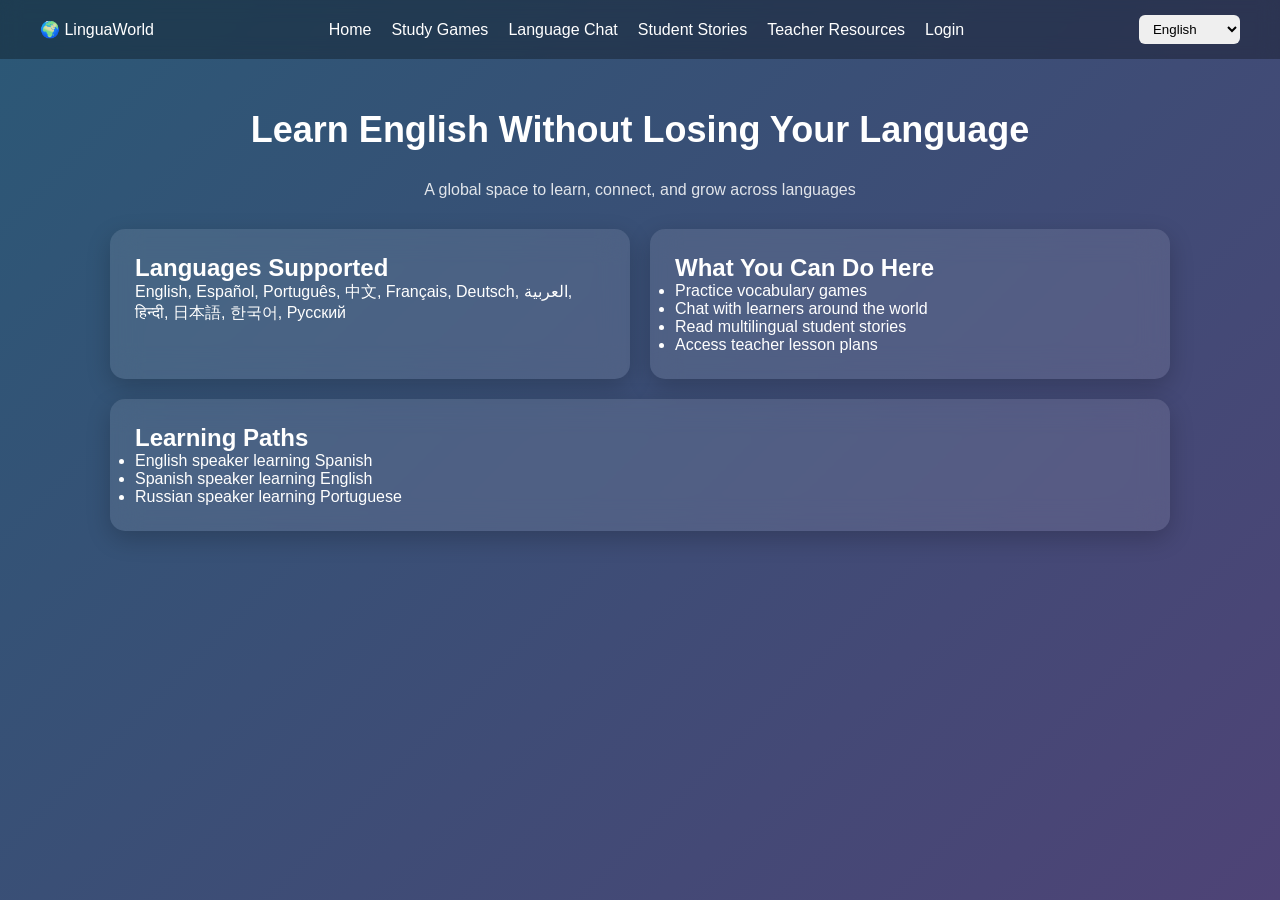
<file: index.html>
<!DOCTYPE html>
<html lang="en">
<head>
<meta charset="UTF-8">
<meta name="viewport" content="width=device-width, initial-scale=1.0">

<title>LinguaWorld</title>

<link rel="stylesheet" href="css/styles.css">

<script src="js/navbar.js"></script>
<script src="js/lang.js"></script>

</head>

<body>

<div class="container">

<h1 data-key="title">Learn English Without Losing Your Language</h1>

<p class="subtitle" data-key="subtitle">
A global space to learn, connect, and grow across languages
</p>

<!-- FEATURE GRID -->
<div class="grid-2">

  <div class="card">
    <h2 data-key="languages">Languages Supported</h2>
    <p data-key="languages_list">
English, Español, Português, 中文, Français,
Deutsch, العربية, हिन्दी, 日本語, 한국어, Русский
    </p>
  </div>

  <div class="card">
    <h2 data-key="features">What You Can Do Here</h2>
    <ul>
      <li data-key="f1">Practice vocabulary games</li>
      <li data-key="f2">Chat with learners around the world</li>
      <li data-key="f3">Read multilingual student stories</li>
      <li data-key="f4">Access teacher lesson plans</li>
    </ul>
  </div>

</div>

<div class="card">
  <h2 data-key="paths">Learning Paths</h2>
  <ul>
    <li data-key="p1">English speaker learning Spanish</li>
    <li data-key="p2">Spanish speaker learning English</li>
    <li data-key="p3">Russian speaker learning Portuguese</li>
  </ul>
</div>

</div>

</body>
</html>
</file>
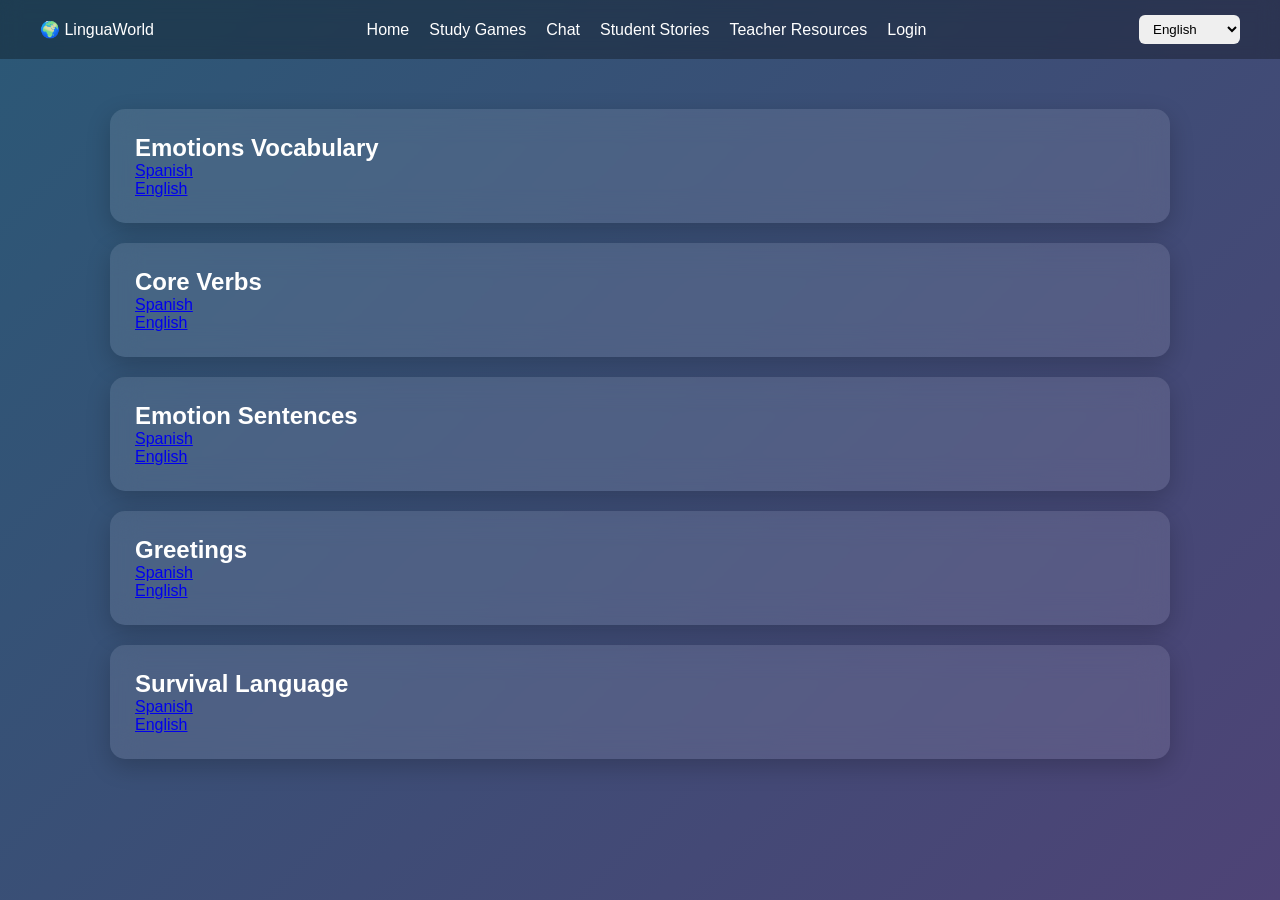
<file: games.html>
<!DOCTYPE html>
<html lang="en">
<head>
<meta charset="UTF-8">
<meta name="viewport" content="width=device-width, initial-scale=1.0">
<title>Study Games</title>
<link rel="stylesheet" href="css/styles.css">
</head>

<body>

<script src="js/navbar.js"></script>


<div class="container">

  <div class="card">
    <h2>Emotions Vocabulary</h2>
    <a href="snake.html?mode=emotions_vocab&lang=es">Spanish</a><br>
    <a href="snake.html?mode=emotions_vocab&lang=en">English</a>
  </div>

  <div class="card">
    <h2>Core Verbs</h2>
    <a href="snake.html?mode=verbs_core&lang=es">Spanish</a><br>
    <a href="snake.html?mode=verbs_core&lang=en">English</a>
  </div>

  <div class="card">
    <h2>Emotion Sentences</h2>
    <a href="snake.html?mode=emotions_sentences&lang=es">Spanish</a><br>
    <a href="snake.html?mode=emotions_sentences&lang=en">English</a>
  </div>

  <div class="card">
    <h2>Greetings</h2>
    <a href="snake.html?mode=greetings&lang=es">Spanish</a><br>
    <a href="snake.html?mode=greetings&lang=en">English</a>
  </div>

  <div class="card">
    <h2>Survival Language</h2>
    <a href="snake.html?mode=survival&lang=es">Spanish</a><br>
    <a href="snake.html?mode=survival&lang=en">English</a>
  </div>

</div>

</body>
</html>
</file>
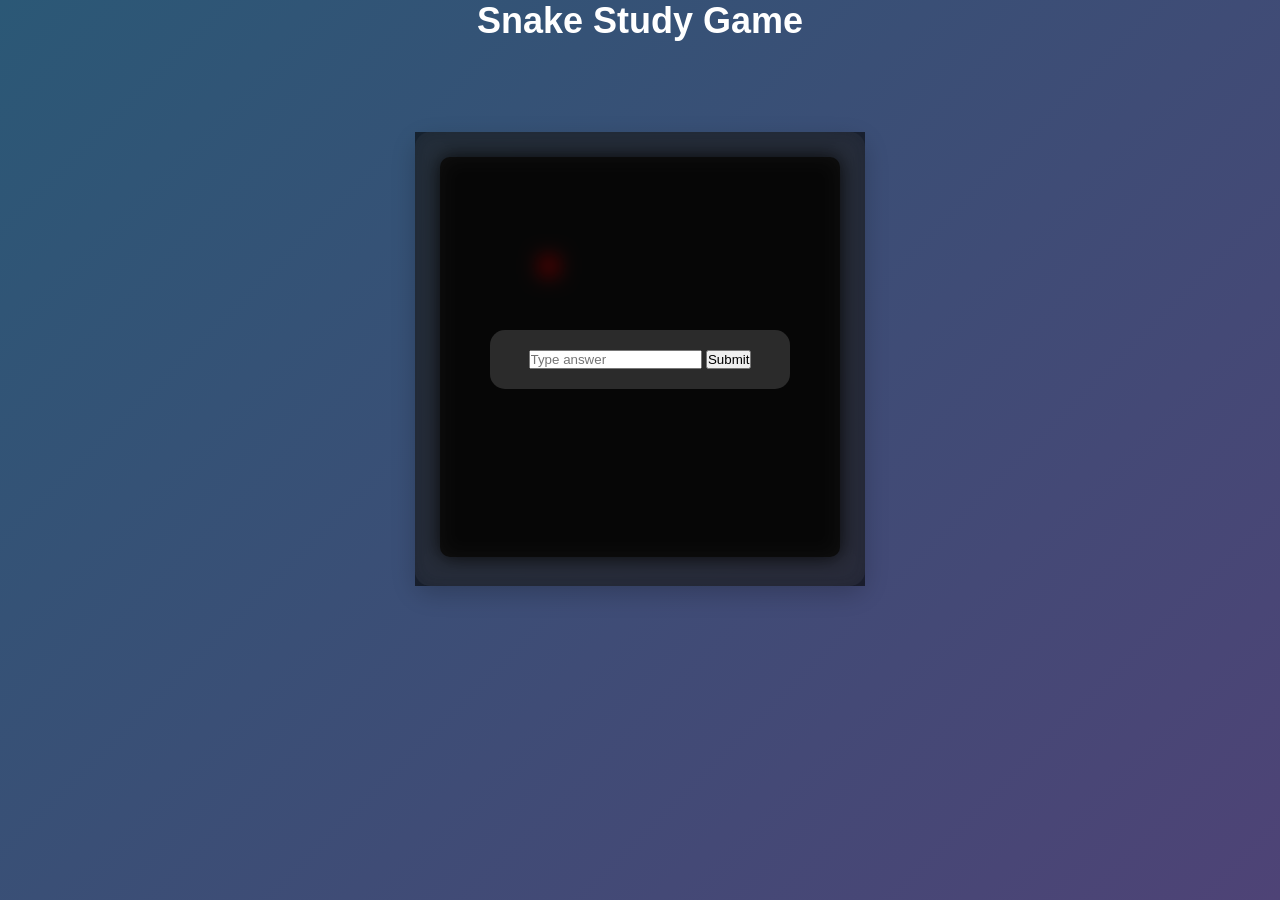
<file: snake.html>
<!DOCTYPE html>
<html lang="en">
<head>
<meta charset="UTF-8">
<meta name="viewport" content="width=device-width, initial-scale=1.0">
<title>Snake Study Game</title>
<link rel="stylesheet" href="css/styles.css">

<style>
.game-wrapper {
  max-width: 500px;
  margin: 40px auto;
}

canvas {
  width: 100%;
  background: #111;
  border-radius: 10px;
}

#quiz-box {
  position: absolute;
  inset: 0;
  background: rgba(0,0,0,0.6);
  backdrop-filter: blur(10px);
  display: flex;
  justify-content: center;
  align-items: center;
  z-index: 100;
}

.quiz-card {
  background: rgba(255,255,255,0.15);
  padding: 20px;
  border-radius: 15px;
  width: 300px;
  text-align: center;
}

.hidden { display:none; }
</style>
</head>

<body>

<header>
  <h1>Snake Study Game</h1>
</header>

<div class="container">
  <div class="card game-wrapper" style="position:relative;">

    <canvas id="game" width="400" height="400"></canvas>

    <div id="quiz-box" class="hidden">
      <div class="quiz-card">
        <h2 id="question"></h2>
        <input id="answer" placeholder="Type answer">
        <button onclick="checkAnswer()">Submit</button>
        <p id="feedback"></p>
      </div>
    </div>

  </div>
</div>

<script>
const canvas = document.getElementById("game");
const ctx = canvas.getContext("2d");

// ---------------- GAME STATE ----------------
let snake=[{x:10,y:10}];
let food={x:5,y:5};
let dx=1,dy=0;

let quizActive=false;
let currentAnswer="";
let quizTimer;

// ---------------- DOM ----------------
const quizBox=document.getElementById("quiz-box");
const questionEl=document.getElementById("question");
const answerEl=document.getElementById("answer");
const feedbackEl=document.getElementById("feedback");

// ---------------- INPUT ----------------
document.addEventListener("keydown",e=>{
  if(e.key==="ArrowUp"){dx=0;dy=-1;}
  if(e.key==="ArrowDown"){dx=0;dy=1;}
  if(e.key==="ArrowLeft"){dx=-1;dy=0;}
  if(e.key==="ArrowRight"){dx=1;dy=0;}
});

// ---------------- GAME LOOP ----------------
function gameLoop(){
  if(!quizActive){
    ctx.clearRect(0,0,400,400);

    snake.unshift({x:snake[0].x+dx,y:snake[0].y+dy});

    if(snake[0].x===food.x && snake[0].y===food.y){
      food={x:Math.floor(Math.random()*20),y:Math.floor(Math.random()*20)};
    } else {
      snake.pop();
    }

    ctx.fillStyle="lime";
    snake.forEach(s=>ctx.fillRect(s.x*20,s.y*20,18,18));

    ctx.fillStyle="red";
    ctx.fillRect(food.x*20,food.y*20,18,18);
  }

  requestAnimationFrame(gameLoop);
}

// ---------------- DATA ----------------
const params=new URLSearchParams(window.location.search);
const mode=params.get("mode") || "emotions_vocab";
const lang=params.get("lang") || "es";

const data={
  emotions_vocab:[
    ["happy","feliz"],["sad","triste"],["angry","enojado"],
    ["tired","cansado"],["excited","emocionado"]
  ],
  verbs_core:[
    ["I have","yo tengo"],
    ["I want","yo quiero"],
    ["I need","yo necesito"]
  ],
  emotions_sentences:[
    ["I am happy","estoy feliz"]
  ],
  greetings:[
    ["hello","hola"],
    ["good morning","buenos días"]
  ],
  survival:[
    ["where is the bathroom","dónde está el baño"],
    ["i need help","necesito ayuda"]
  ]
};

// ---------------- QUIZ ----------------
function showQuestion(){
  const set=data[mode];
  if(!set) return;

  quizActive=true;

  const pair=set[Math.floor(Math.random()*set.length)];

  if(lang==="es"){
    questionEl.innerText=pair[0]+" → Spanish";
    currentAnswer=pair[1];
  } else {
    questionEl.innerText=pair[1]+" → English";
    currentAnswer=pair[0];
  }

  answerEl.value="";
  feedbackEl.innerText="";
  quizBox.classList.remove("hidden");
  answerEl.focus();
}

// ---------------- ANSWER ----------------
function checkAnswer(){
  const input=answerEl.value.trim().toLowerCase();
  const correct=currentAnswer.toLowerCase();

  if(input===correct || input.includes(correct)){
    feedbackEl.innerText="Correct!";

    setTimeout(()=>{
      quizBox.classList.add("hidden");
      quizActive=false;

      // 🔥 IMPORTANT: restart timer AFTER correct answer
      startQuizTimer();

    },800);

  } else {
    feedbackEl.innerText="Try again!";
  }
}

answerEl.addEventListener("keydown",e=>{
  if(e.key==="Enter") checkAnswer();
});

// ---------------- TIMER SYSTEM ----------------
function startQuizTimer(){
  clearTimeout(quizTimer);

  quizTimer = setTimeout(()=>{
    if(!quizActive){
      showQuestion();
    }
  },15000);
}

// ---------------- START ----------------
gameLoop();
startQuizTimer();
</script>
</body>
</html>
</file>
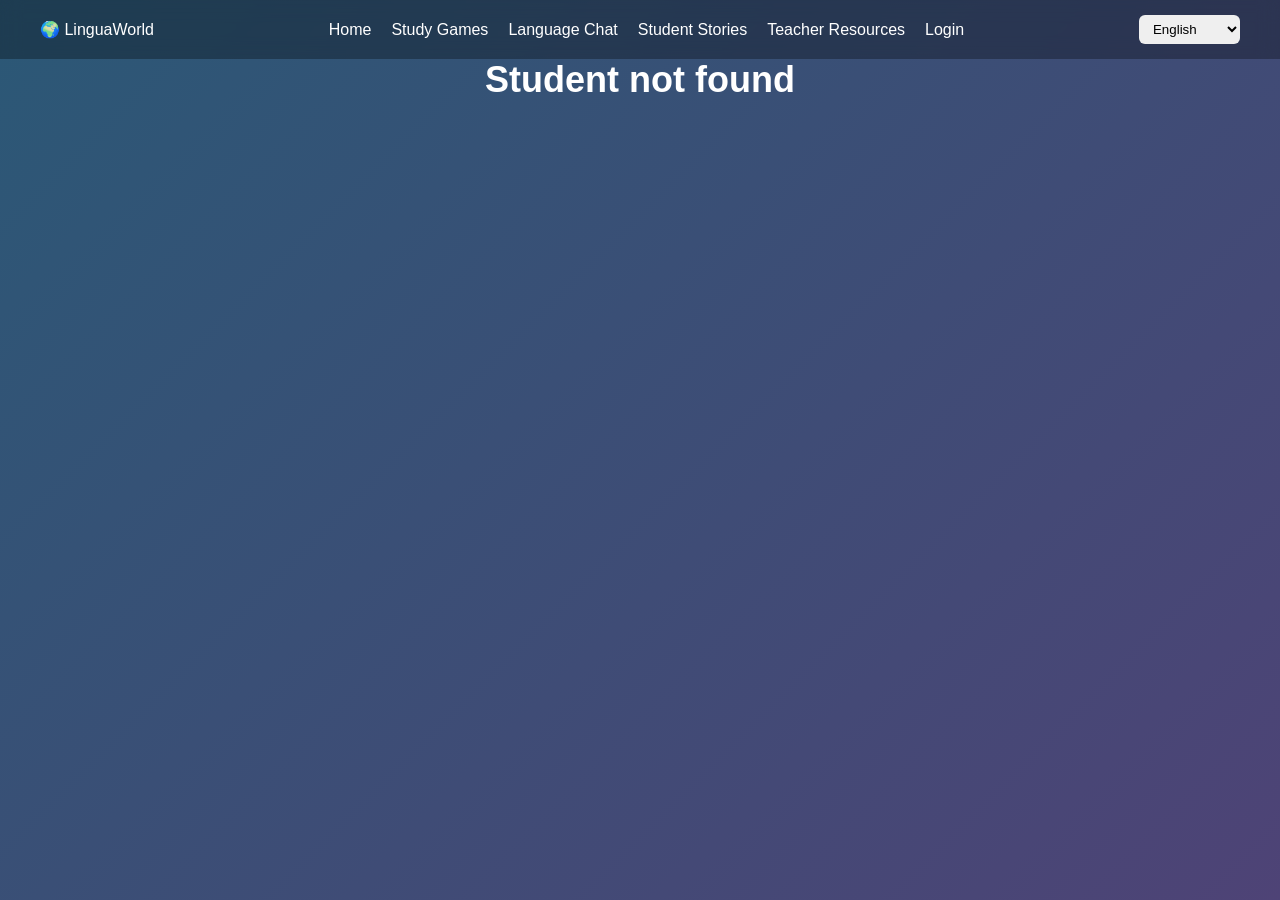
<file: story.html>
<!DOCTYPE html>
<html lang="en">
<head>
<meta charset="UTF-8">
<meta name="viewport" content="width=device-width, initial-scale=1.0">

<title>Student Story</title>

<link rel="stylesheet" href="css/styles.css">

<script src="js/navbar.js"></script>
<script src="js/lang.js"></script>

</head>

<body>

<div class="container">

<h1 id="name"></h1>

<div class="card">

<p><strong>Location:</strong> <span id="location"></span></p>
<p><strong>Languages:</strong> <span id="languages"></span></p>

<br>

<p><strong>Background:</strong></p>
<p id="story"></p>

<br>

<p><strong>Struggles:</strong></p>
<p id="struggle"></p>

<br>

<p><strong>What Helped:</strong></p>
<p id="help"></p>

<br>

<p><strong>Advice:</strong></p>
<p id="advice"></p>

</div>

</div>

<script type="module">

import { students } from "./js/studentsData.js";

const params = new URLSearchParams(window.location.search);
const id = params.get("id");

const student = students[id];

if(student){
  document.getElementById("name").innerText = student.name + " — " + student.location;
  document.getElementById("location").innerText = student.location;
  document.getElementById("languages").innerText = student.languages;
  document.getElementById("story").innerText = student.story;
  document.getElementById("struggle").innerText = student.struggle;
  document.getElementById("help").innerText = student.help;
  document.getElementById("advice").innerText = student.advice;
} else {
  document.body.innerHTML = "<h1 style='text-align:center;'>Student not found</h1>";
}

</script>

</body>
</html>
</file>
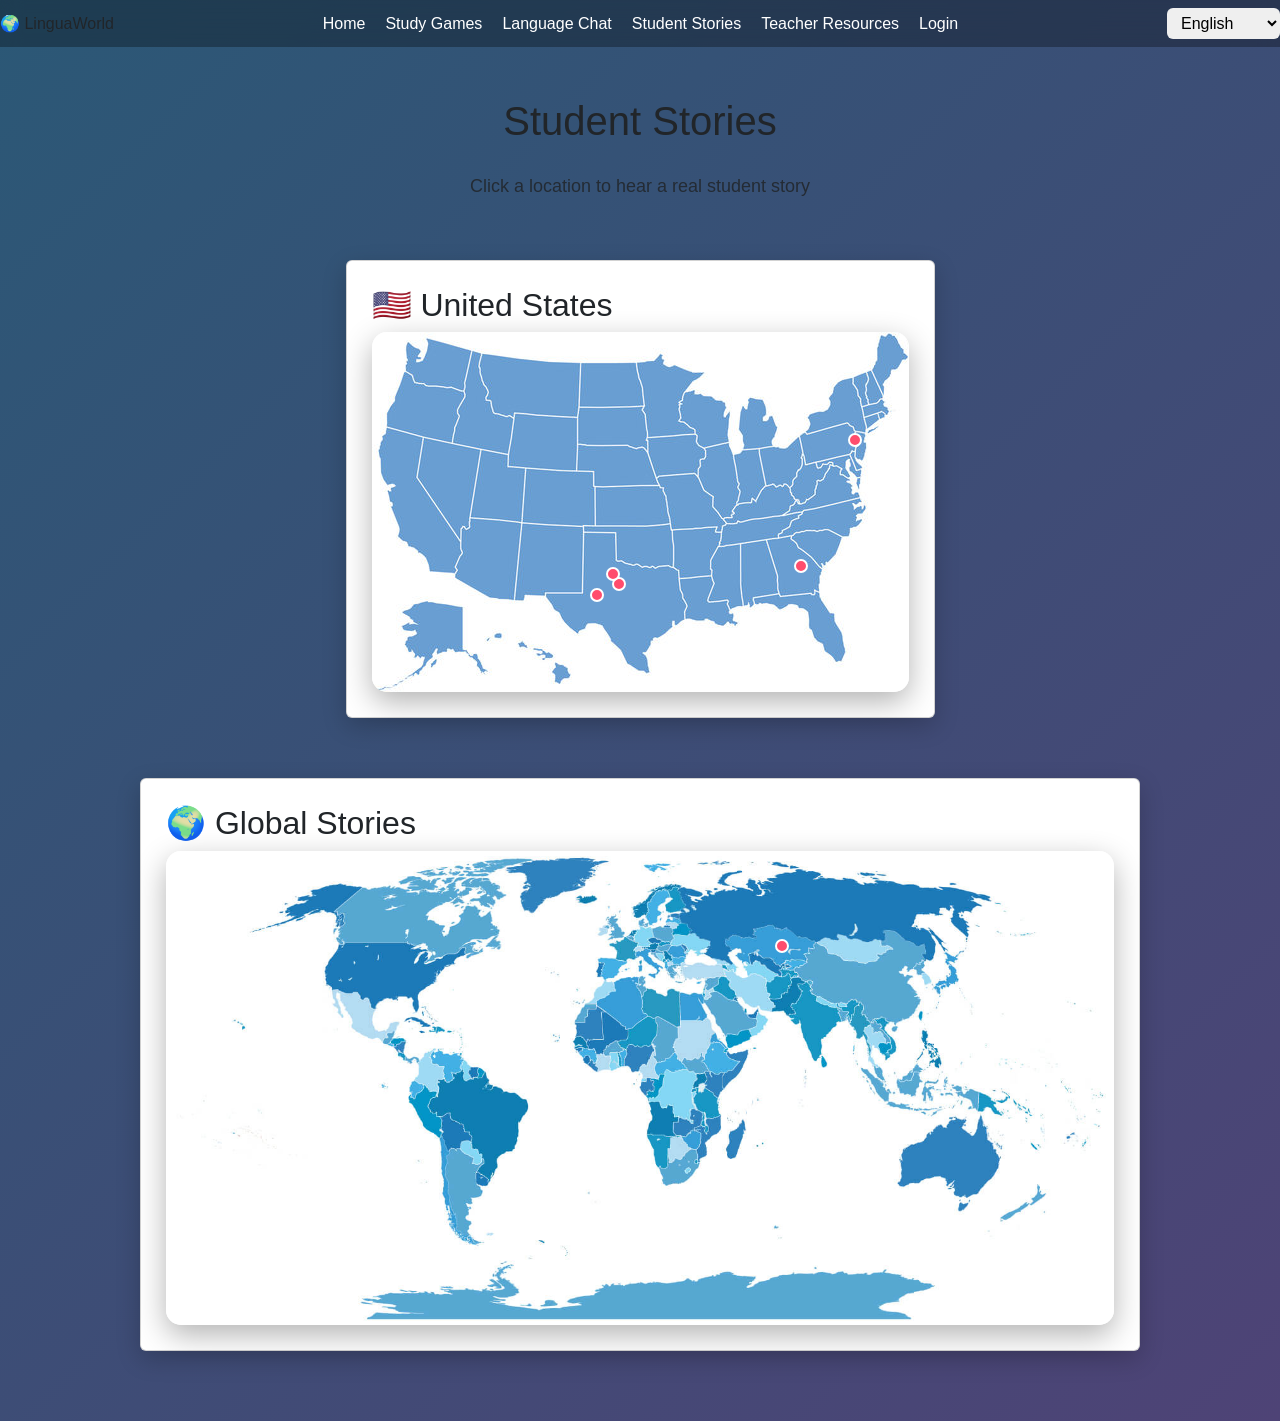
<file: students.html>
<!DOCTYPE html>
<html lang="en">
<head>
<meta charset="UTF-8">
<meta name="viewport" content="width=device-width, initial-scale=1.0">

<title>Student Stories</title>

<link rel="stylesheet" href="css/styles.css">

<script src="js/navbar.js"></script>
<script src="js/lang.js"></script>

<!-- Bootstrap -->
<link href="https://cdn.jsdelivr.net/npm/bootstrap@5.3.3/dist/css/bootstrap.min.css" rel="stylesheet">

<style>

.subtitle {
  text-align: center;
  margin-bottom: 20px;
  font-size: 18px;
  opacity: 0.85;
}

.map-card {
  max-width: 1000px;
  margin: 20px auto;
}

.map-container {
  position: relative;
}

.map-container img {
  width: 100%;
  border-radius: 15px;
  box-shadow: 0 10px 30px rgba(0,0,0,0.3);
}

.dot {
  position: absolute;
  width: 14px;
  height: 14px;
  background: #ff4d6d;
  border-radius: 50%;
  cursor: pointer;
  border: 2px solid white;
  transform: translate(-50%, -50%);
}

.dot:hover {
  transform: translate(-50%, -50%) scale(1.3);
}

.modal-content {
  background: rgba(20,20,30,0.95);
  color: white;
  border-radius: 15px;
}

</style>
</head>

<body>

<div class="container">

<h1 data-key="students">Student Stories</h1>

<p class="subtitle">Click a location to hear a real student story</p>

<!-- 🇺🇸 US MAP -->
<div class="card map-card">
<h2>🇺🇸 United States</h2>

<div class="map-container">
<img src="US.jpeg" alt="US Map">

<div class="dot" style="top:70%; left:46%;" onclick="openCard(stories.jose)"></div>
<div class="dot" style="top:73%; left:42%;" onclick="openCard(stories.hailey)"></div>
<div class="dot" style="top:67%; left:45%;" onclick="openCard(stories.michelle)"></div>

<div class="dot" style="top:30%; left:90%;" onclick="openCard(stories.nada)"></div>
<div class="dot" style="top:65%; left:80%;" onclick="openCard(stories.tracy)"></div>

</div>
</div>

<!-- 🌍 WORLD MAP -->
<div class="card map-card">
<h2>🌍 Global Stories</h2>

<div class="map-container">
<img src="World.jpeg" alt="World Map">

<div class="dot" style="top:20%; left:65%;" onclick="openCard(stories.murk)"></div>

</div>
</div>

</div>

<!-- ✅ MODAL (THIS IS WHERE THE BUTTON GOES) -->
<div class="modal fade" id="storyModal" tabindex="-1">
  <div class="modal-dialog modal-dialog-centered">
    <div class="modal-content">

      <div class="modal-header">
        <h5 id="modalTitle"></h5>
        <button type="button" class="btn-close btn-close-white" data-bs-dismiss="modal"></button>
      </div>

      <div class="modal-body">
        <p id="modalText"></p>

        <!-- ✅ BUTTON IS HERE -->
        <a id="modalLink" href="#" class="btn btn-light" style="margin-top:10px;">
          View Full Story →
        </a>

      </div>

    </div>
  </div>
</div>

<script src="https://cdn.jsdelivr.net/npm/bootstrap@5.3.3/dist/js/bootstrap.bundle.min.js"></script>

<script>

/* STORIES WITH LINKS */
const stories = {

  jose: {
    title: "Jose — Texas",
    text: "Grew up between Mexico and Texas.",
    link: "story.html?id=jose"
  },

  hailey: {
    title: "Hailey — Texas",
    text: "Fluent in Spanish and English.",
    link: "story.html?id=hailey"
  },

  michelle: {
    title: "Michelle — Texas",
    text: "Transitioned from bilingual to English classes.",
    link: "story.html?id=michelle"
  },

  nada: {
    title: "Nada — New Jersey",
    text: "Speaks multiple languages and faced pressure.",
    link: "story.html?id=nada"
  },

  tracy: {
    title: "Tracy — Georgia",
    text: "Comfortable in English but values native language.",
    link: "story.html?id=tracy"
  },

  murk: {
    title: "Murk — Kazakhstan",
    text: "Learning English in Kazakhstan.",
    link: "story.html?id=murk"
  }

};

/* MODAL FUNCTION */
function openCard(story){
  document.getElementById("modalTitle").innerText = story.title;
  document.getElementById("modalText").innerText = story.text;

  const link = document.getElementById("modalLink");

  if(story.link){
    link.href = story.link;
    link.style.display = "inline-block";
  } else {
    link.style.display = "none";
  }

  const modal = new bootstrap.Modal(document.getElementById('storyModal'));
  modal.show();
}

</script>

</body>
</html>
</file>
<file: css/styles.css>
*{
margin:0;
padding:0;
box-sizing:border-box;
font-family:'Poppins',sans-serif;
}

/* BODY */
body{
background:linear-gradient(135deg,#2b5876,#4e4376);
color:#fff;
min-height:100vh;
}

/* NAVBAR */
.navbar{
display:flex;
justify-content:space-between;
align-items:center;
padding:15px 40px;
background:rgba(0,0,0,0.3);
backdrop-filter:blur(10px);
}

.nav-links{
display:flex;
gap:20px;
}

.nav-links a{
color:white;
text-decoration:none;
}

.nav-links a:hover{
text-decoration:underline;
}

/* LANGUAGE DROPDOWN */
.language-selector select{
padding:6px 10px;
border-radius:6px;
border:none;
outline:none;
}

/* MAIN CONTAINER */
.container{
max-width:1100px;
margin:30px auto;
padding:20px;
display:flex;
flex-direction:column;
gap:20px;
}

/* HERO TITLE */
h1{
font-size:36px;
text-align:center;
margin-bottom:10px;
}

/* SUBTITLE */
.subtitle{
text-align:center;
opacity:0.85;
margin-bottom:10px;
}

/* CARDS */
.card{
background:rgba(255,255,255,0.1);
padding:25px;
border-radius:15px;
backdrop-filter:blur(15px);
box-shadow:0 8px 25px rgba(0,0,0,0.2);
transition:0.3s ease;
}

.card:hover{
transform:translateY(-5px);
}

/* GRID (for index page only) */
.grid-2{
display:grid;
grid-template-columns:1fr 1fr;
gap:20px;
}

/* MAP CARDS */
.map-card{
max-width:1000px;
margin:20px auto;
}

/* MAP */
.map-container{
position:relative;
}

.map-container img{
width:100%;
border-radius:15px;
box-shadow:0 10px 30px rgba(0,0,0,0.3);
}

/* DOTS */
.dot{
position:absolute;
width:14px;
height:14px;
background:#ff4d6d;
border-radius:50%;
cursor:pointer;
border:2px solid white;
transform:translate(-50%,-50%);
transition:0.2s;
}

.dot:hover{
transform:translate(-50%,-50%) scale(1.3);
}

/* MODAL DARK */
.modal-content{
background:rgba(20,20,30,0.95);
color:white;
border-radius:15px;
}

.modal-header{
border-bottom:1px solid rgba(255,255,255,0.2);
}
</file>
